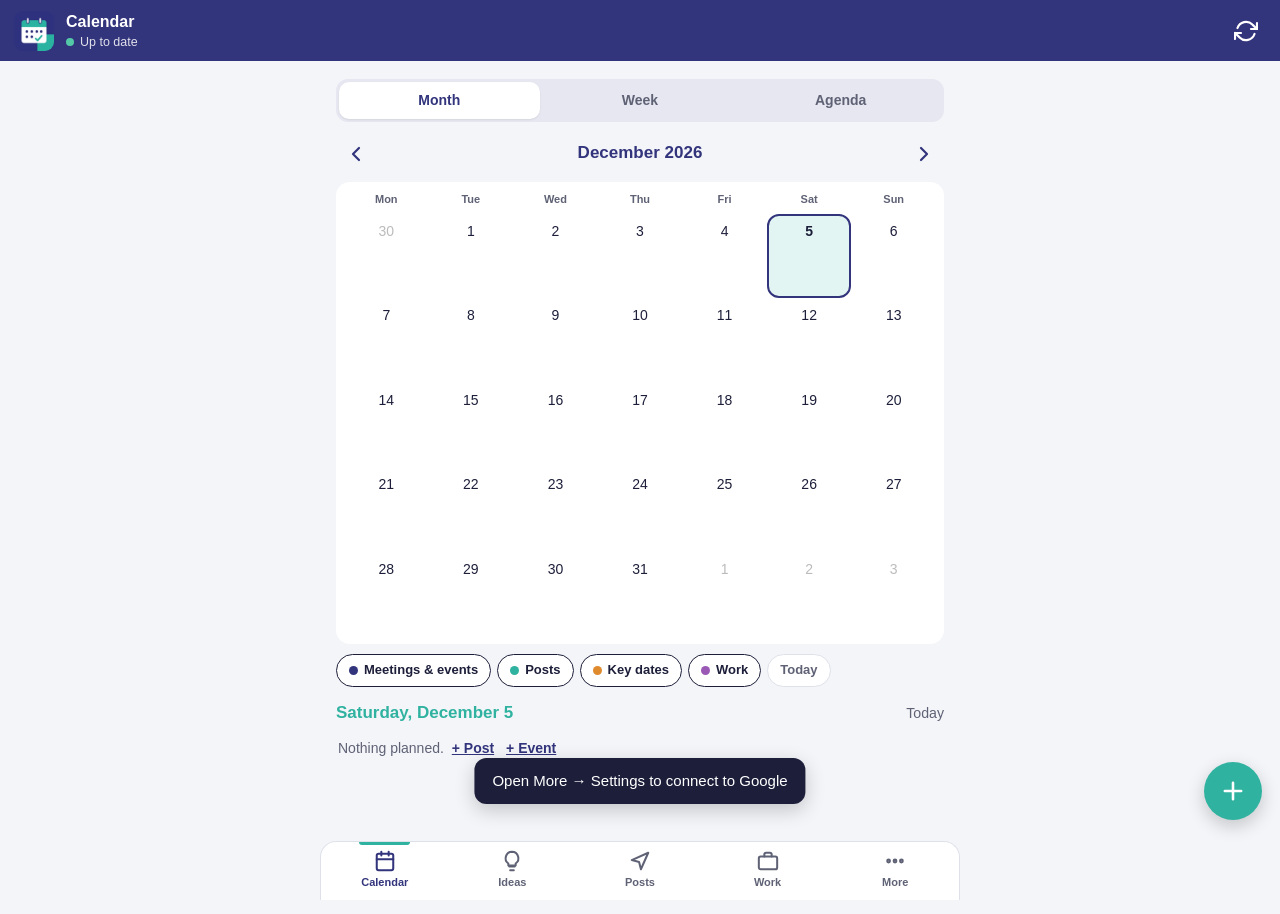
<file: index.html>
<!DOCTYPE html>
<html lang="en">
<head>
  <meta charset="utf-8">
  <meta name="viewport" content="width=device-width, initial-scale=1, viewport-fit=cover">
  <meta name="theme-color" content="#32347C">
  <meta name="apple-mobile-web-app-capable" content="yes">
  <meta name="apple-mobile-web-app-title" content="THP Calendar">
  <title>THP Ghana · Calendar</title>
  <link rel="manifest" href="manifest.webmanifest">
  <link rel="icon" href="assets/icon-192.png">
  <link rel="apple-touch-icon" href="assets/icon-192.png">
  <link rel="stylesheet" href="styles.css?v=1.1.1">
</head>
<body>

<header class="topbar">
  <button class="icon-btn" id="btnBackTop" aria-label="Back" hidden><svg viewBox="0 0 24 24"><path d="M15 18l-6-6 6-6"/></svg></button>
  <img src="assets/icon-192.png" alt="THP Calendar" class="topbar-logo app-mark">
  <div class="topbar-title">
    <strong id="topTitle">Calendar</strong>
    <span id="netStatus" class="net">Checking…</span>
  </div>
  <button class="icon-btn" id="btnSyncTop" aria-label="Sync now"><svg viewBox="0 0 24 24"><path d="M23 4v6h-6M1 20v-6h6"/><path d="M3.5 9a9 9 0 0 1 14.9-3.4L23 10M1 14l4.6 4.4A9 9 0 0 0 20.5 15"/></svg></button>
</header>

<main id="main">

  <!-- ================= CALENDAR ================= -->
  <section class="screen" id="screen-calendar" data-tab="calendar">
    <div class="seg" id="viewSeg"><button data-v="month" class="on">Month</button><button data-v="week">Week</button><button data-v="agenda">Agenda</button></div>
    <div class="cal-head" id="calHead">
      <button class="icon-btn dark" id="calPrev" aria-label="Previous"><svg viewBox="0 0 24 24"><path d="M15 18l-6-6 6-6"/></svg></button>
      <h2 id="calTitle"></h2>
      <button class="icon-btn dark" id="calNext" aria-label="Next"><svg viewBox="0 0 24 24"><path d="M9 18l6-6-6-6"/></svg></button>
    </div>
    <div class="cal-grid" id="calGrid"></div>
    <div class="toggles" id="kindToggles">
      <button data-k="event" class="on"><i class="k-event"></i>Meetings &amp; events</button>
      <button data-k="post" class="on"><i class="k-post"></i>Posts</button>
      <button data-k="key" class="on"><i class="k-key"></i>Key dates</button>
      <button data-k="work" class="on"><i class="k-req"></i>Work</button>
      <button id="btnToday">Today</button>
    </div>
    <div id="calList"></div>
    <div class="fab-menu" id="fabMenu" hidden>
      <button data-new="post">📣 New post</button>
      <button data-new="event">📅 New meeting / event</button>
      <button data-new="idea">💡 Quick idea</button>
      <button data-new="coverage">🎥 Coverage plan</button>
    </div>
    <button class="fab" id="fab" aria-label="Add"><svg viewBox="0 0 24 24"><path d="M12 5v14M5 12h14"/></svg></button>
  </section>

  <!-- ================= IDEAS ================= -->
  <section class="screen" id="screen-ideas" data-tab="ideas" hidden>
    <div class="capture" id="capture">
      <textarea id="capText" placeholder="Jot an idea… (a post, a story angle, a campaign)"></textarea>
      <div class="media-strip" id="capMedia"></div>
      <input id="capTags" type="text" placeholder="Tags, e.g. 16 Days, Farmers Day" list="tagList" style="margin-top:6px;min-height:44px;font-size:15px">
      <div class="tools">
        <label class="tool"><input type="file" accept="image/*,video/*" multiple data-media="capture" hidden><svg viewBox="0 0 24 24"><rect x="3" y="3" width="18" height="18" rx="2"/><circle cx="8.5" cy="8.5" r="1.5"/><path d="M21 15l-5-5L5 21"/></svg>Photo/video</label>
        <button type="button" class="tool rec" id="capRec"><svg viewBox="0 0 24 24"><path d="M12 1a3 3 0 0 0-3 3v8a3 3 0 0 0 6 0V4a3 3 0 0 0-3-3z"/><path d="M19 10v2a7 7 0 0 1-14 0v-2"/></svg><span>Voice</span></button>
        <button type="button" class="btn small primary send" id="capSave">Save idea</button>
      </div>
      <audio id="capAudio" controls hidden style="width:100%;margin-top:8px"></audio>
    </div>
    <div class="filters" id="ideaFilters"></div>
    <div id="ideaList"></div>
  </section>

  <!-- ================= POSTS ================= -->
  <section class="screen" id="screen-posts" data-tab="posts" hidden>
    <div class="filters" id="postFilters">
      <button data-f="upcoming" class="on">Upcoming</button><button data-f="Idea">Ideas</button><button data-f="Draft">Drafts</button>
      <button data-f="Scheduled">Scheduled</button><button data-f="Posted">Posted</button><button data-f="nodate">No date</button>
    </div>
    <div id="postList"></div>
    <button class="fab" data-new="post" aria-label="New post"><svg viewBox="0 0 24 24"><path d="M12 5v14M5 12h14"/></svg></button>
  </section>

  <!-- ================= MORE ================= -->
  <section class="screen" id="screen-more" data-tab="more" hidden>
    <div class="section-title"><h2>Key dates</h2><button class="btn small" data-new="keydate">+ Add</button></div>
    <div id="keyList" class="more-list"></div>
    <button class="link-btn" id="btnAllKeys">Show all key dates</button>
    <div class="section-title"><h2>Campaigns</h2><button class="btn small" data-new="campaign">+ Add</button></div>
    <div id="campList"></div>
    <div class="section-title"><h2>Hashtag sets</h2><button class="btn small" data-new="hashset">+ Add</button></div>
    <div id="hashList"></div>
    <div class="card" style="margin-top:18px">
      <h2>Sync</h2>
      <p class="hint" id="syncInfo"></p>
      <div class="row2"><button class="btn" id="btnSync">Sync now</button><button class="btn" id="btnSettings">Settings</button></div>
    </div>
  </section>

  <!-- ================= POST VIEW ================= -->
  <section class="screen" id="screen-post-view" hidden>
    <p class="eyebrow" id="pvEyebrow"></p>
    <h1 id="pvTitle"></h1>
    <p><span class="status" id="pvStatus"></span></p>
    <dl class="review" id="pvMeta"></dl>
    <div class="media-strip" id="pvMedia" style="margin-top:12px"></div>
    <div class="plat-tabs" id="pvPlats"></div>
    <div class="preview-cap" id="pvCaption" style="margin-top:8px"></div>
    <div class="counter" id="pvCount"></div>
    <div class="actions">
      <button class="btn primary big" id="pvShare">Share with photos/videos…</button>
      <div class="share-grid">
        <button class="btn" id="pvCopy">Copy caption</button>
        <button class="btn" id="pvOpen">Copy &amp; open app</button>
      </div>
      <div class="row2"><button class="btn" id="pvEdit">Edit</button><button class="btn approve" id="pvPosted">Mark as posted</button></div>
      <button class="btn danger" id="pvDelete">Delete post</button>
    </div>
  </section>

  <!-- ================= POST EDIT ================= -->
  <form class="screen editor" id="screen-post-edit" hidden novalidate autocomplete="off">
    <h1 id="peHeading">New post</h1>
    <label class="field req">Title <small>(for you – not posted)</small><input name="title" type="text" placeholder="e.g. 16 Days – Day 1: Ama's story"></label>
    <div class="field"><span class="label">Status</span>
      <div class="chips" data-name="status"><button type="button" data-v="Idea">Idea</button><button type="button" data-v="Draft">Draft</button><button type="button" data-v="Scheduled">Scheduled</button><button type="button" data-v="Posted">Posted</button></div>
    </div>
    <div class="row2">
      <label class="field">Date<input name="date" type="date"></label>
      <label class="field">Time<input name="time" type="time"></label>
    </div>
    <div class="field"><span class="label">Platforms</span>
      <div class="chips multi" data-name="platforms" data-multi>
        <button type="button" data-v="Facebook">Facebook</button><button type="button" data-v="Instagram">Instagram</button>
        <button type="button" data-v="LinkedIn">LinkedIn</button><button type="button" data-v="X">X</button>
        <button type="button" data-v="WhatsApp">WhatsApp</button><button type="button" data-v="TikTok">TikTok</button>
      </div>
    </div>
    <label class="field">Campaign<select name="campaignId" id="peCampaign"></select></label>
    <div class="field"><span class="label">Caption</span>
      <div class="plat-tabs" id="peCapTabs"></div>
      <textarea name="caption" id="peCaption" placeholder="Write the caption…"></textarea>
      <div class="counter" id="peCount"></div>
    </div>
    <label class="field">Hashtags<input name="hashtags" type="text" placeholder="#TheHungerProject #Ghana"></label>
    <div class="hash-sets" id="peHashSets"></div>
    <div class="field" style="margin-top:14px"><span class="label">Photos &amp; videos <small>(saved to Google Drive)</small></span>
      <div class="photo-row">
        <label class="btn"><input type="file" accept="image/*,video/*" capture="environment" data-media="post" hidden><svg viewBox="0 0 24 24"><path d="M23 19a2 2 0 0 1-2 2H3a2 2 0 0 1-2-2V8a2 2 0 0 1 2-2h4l2-3h6l2 3h4a2 2 0 0 1 2 2z"/><circle cx="12" cy="13" r="4"/></svg>Camera</label>
        <label class="btn"><input type="file" accept="image/*,video/*" multiple data-media="post" hidden><svg viewBox="0 0 24 24"><rect x="3" y="3" width="18" height="18" rx="2"/><circle cx="8.5" cy="8.5" r="1.5"/><path d="M21 15l-5-5L5 21"/></svg>Gallery</label>
      </div>
      <div class="media-strip" id="peMedia"></div>
    </div>
    <label class="field">Tags<input name="tags" type="text" list="tagList" placeholder="e.g. 16 Days, women"></label>
    <label class="field">Notes <small>(for you)</small><textarea class="short" name="notes"></textarea></label>
    <label class="field" id="pePostedWrap" hidden>Link to the published post<input name="postedLink" type="url"></label>
    <div class="actions"><button type="button" class="btn primary big" id="peSave">Save post</button></div>
  </form>

  <!-- ================= EVENT VIEW ================= -->
  <section class="screen" id="screen-event-view" hidden>
    <p class="eyebrow" id="evEyebrow">Google Calendar</p>
    <h1 id="evTitle"></h1>
    <dl class="review" id="evMeta"></dl>
    <div class="preview-cap" id="evDesc" style="margin-top:12px"></div>
    <div class="actions">
      <a class="btn" id="evOpen" target="_blank" rel="noopener">Open in Google Calendar</a>
      <button class="btn primary" id="evPlan">Plan a post about this</button>
      <button class="btn" id="evCover">🎥 Plan coverage</button>
      <div class="row2"><button class="btn" id="evEdit">Edit</button><button class="btn danger" id="evDelete">Delete</button></div>
    </div>
  </section>

  <!-- ================= EVENT EDIT ================= -->
  <form class="screen editor" id="screen-event-edit" hidden novalidate autocomplete="off">
    <h1 id="eeHeading">New meeting / event</h1>
    <p class="lead">Saved to your Google Calendar.</p>
    <label class="field req">Title<input name="title" type="text"></label>
    <label class="check toggle"><input type="checkbox" name="allDay"><span>All day</span></label>
    <div class="row2" style="margin-top:12px">
      <label class="field req">Start date<input name="startDate" type="date"></label>
      <label class="field" data-timed>Start time<input name="startTime" type="time"></label>
    </div>
    <div class="row2">
      <label class="field">End date<input name="endDate" type="date"></label>
      <label class="field" data-timed>End time<input name="endTime" type="time"></label>
    </div>
    <label class="field">Location or meeting link<input name="location" type="text" placeholder="Office, Zoom or Google Meet link"></label>
    <label class="field">Description / agenda<textarea name="description"></textarea></label>
    <div class="actions"><button type="button" class="btn primary big" id="eeSave">Save to Google Calendar</button></div>
  </form>

  <!-- ================= IDEA EDIT ================= -->
  <form class="screen editor" id="screen-idea-edit" hidden novalidate autocomplete="off">
    <h1>Idea</h1>
    <label class="field">Idea<textarea name="text"></textarea></label>
    <label class="field">Tags<input name="tags" type="text" list="tagList"></label>
    <label class="field">Link<input name="link" type="url"></label>
    <div class="field"><span class="label">Status</span>
      <div class="chips" data-name="status"><button type="button" data-v="Open">Open</button><button type="button" data-v="Used">Used</button><button type="button" data-v="Archived">Archived</button></div>
    </div>
    <div class="field"><span class="label">Photos &amp; videos</span>
      <label class="btn"><input type="file" accept="image/*,video/*" multiple data-media="idea" hidden>Add photos / videos</label>
      <div class="media-strip" id="ieMedia"></div>
    </div>
    <div id="ieVoice"></div>
    <div class="actions">
      <button type="button" class="btn primary big" id="ieSave">Save idea</button>
      <button type="button" class="btn big" id="ieToPost">Turn into a post</button>
      <button type="button" class="btn danger" id="ieDelete">Delete idea</button>
    </div>
  </form>

  <!-- ================= CAMPAIGN ================= -->
  <section class="screen" id="screen-campaign-view" hidden>
    <p class="eyebrow">Campaign</p>
    <h1 id="cvName"></h1>
    <p class="lead" id="cvDates"></p>
    <div class="progress-line"><div id="cvBar"></div></div>
    <p class="hint" id="cvProgress"></p>
    <p class="hint" id="cvHash"></p>
    <div class="card" style="margin-top:10px"><div id="cvPlanner"></div></div>
    <div class="row2"><button class="btn" id="cvEdit">Edit campaign</button><button class="btn danger" id="cvDelete">Delete</button></div>
  </section>
  <form class="screen editor" id="screen-campaign-edit" hidden novalidate autocomplete="off">
    <h1>Campaign</h1>
    <label class="field req">Name<input name="name" type="text" placeholder="e.g. 16 Days of Activism 2026"></label>
    <div class="row2"><label class="field req">Start<input name="start" type="date"></label><label class="field req">End<input name="end" type="date"></label></div>
    <label class="field">Colour<input name="color" type="color" value="#8e44ad"></label>
    <label class="field">Campaign hashtags<input name="hashtags" type="text" placeholder="#16Days #OrangeTheWorld"></label>
    <label class="field">Description / plan<textarea class="short" name="description"></textarea></label>
    <div class="actions"><button type="button" class="btn primary big" id="ceSave">Save campaign</button></div>
  </form>

  <!-- ================= KEY DATE / HASHTAG SET ================= -->
  <form class="screen editor" id="screen-keydate-edit" hidden novalidate autocomplete="off">
    <h1>Key date</h1>
    <label class="field req">Name<input name="name" type="text"></label>
    <div class="row2"><label class="field req">Date<input name="date" type="date"></label><label class="field">End date <small>(optional)</small><input name="endDate" type="date"></label></div>
    <div class="field"><span class="label">Category</span>
      <div class="chips" data-name="category"><button type="button" data-v="Ghana">Ghana</button><button type="button" data-v="International">International</button><button type="button" data-v="THP">THP</button><button type="button" data-v="Other">Other</button></div>
    </div>
    <label class="field">Note<textarea class="short" name="note"></textarea></label>
    <div class="actions">
      <button type="button" class="btn primary big" id="keSave">Save key date</button>
      <button type="button" class="btn big" id="kePlan">Plan a post for this date</button>
      <button type="button" class="btn danger" id="keDelete">Delete</button>
    </div>
  </form>
  <form class="screen editor" id="screen-hashset-edit" hidden novalidate autocomplete="off">
    <h1>Hashtag set</h1>
    <label class="field req">Name<input name="name" type="text" placeholder="e.g. Core THP"></label>
    <label class="field req">Hashtags<textarea class="short" name="tags" placeholder="#TheHungerProject #EndHunger #Ghana"></textarea></label>
    <div class="actions"><button type="button" class="btn primary big" id="heSave">Save</button><button type="button" class="btn danger" id="heDelete">Delete</button></div>
  </form>


  <!-- ================= WORK: requests + coverage ================= -->
  <section class="screen" id="screen-work" data-tab="work" hidden>
    <div class="seg two" id="workSeg"><button data-v="requests" class="on">Requests <span id="reqNewCount"></span></button><button data-v="coverage">Coverage</button></div>
    <div id="workRequests">
      <div class="card share-form">
        <b>Colleagues send requests with this form</b>
        <p class="hint" style="margin:4px 0 10px">Share the link once (WhatsApp group, email signature). No app or password needed.</p>
        <div class="row2"><button class="btn small" id="btnCopyForm">Copy link</button><button class="btn small" id="btnShareForm">Share…</button></div>
        <button class="link-btn" id="btnOpenForm">Open the form</button>
      </div>
      <div class="filters" id="reqFilters">
        <button data-f="open" class="on">To do</button><button data-f="New">New</button><button data-f="Accepted">Accepted</button>
        <button data-f="In progress">In progress</button><button data-f="Done">Done</button><button data-f="Declined">Declined</button>
      </div>
      <div id="reqList"></div>
    </div>
    <div id="workCoverage" hidden>
      <button class="btn primary big" data-new="coverage" style="margin-bottom:12px">+ New coverage plan</button>
      <div id="covList"></div>
    </div>
  </section>

  <!-- ================= REQUEST VIEW ================= -->
  <section class="screen" id="screen-request-view" hidden>
    <p class="eyebrow" id="rvEyebrow"></p>
    <h1 id="rvTitle"></h1>
    <p><span class="status" id="rvStatus"></span> <span class="status st-Changes-requested" id="rvUrgent" hidden>Urgent</span></p>
    <dl class="review" id="rvMeta"></dl>
    <div class="preview-cap" id="rvDetails" style="margin-top:12px"></div>
    <div id="rvFiles"></div>
    <div id="rvLinks" class="actions"></div>
    <div class="card" id="rvAccept" hidden style="margin-top:14px">
      <h2>Accept request</h2>
      <label class="field">My due date<input type="date" id="raDue"></label>
      <label class="check toggle"><input type="checkbox" id="raCov"><span>Create a <b>coverage plan</b> (shot list, equipment, consent)</span></label>
      <label class="check toggle" style="margin-top:8px"><input type="checkbox" id="raPost"><span>Create a <b>draft post</b> in the calendar</span></label>
      <label class="check toggle" style="margin-top:8px" id="raEvWrap"><input type="checkbox" id="raEv"><span>Add the event to my <b>Google Calendar</b></span></label>
      <label class="field" style="margin-top:12px">Message to the requester <small>(optional, goes in the email)</small><textarea class="short" id="raMsg"></textarea></label>
      <div class="row2"><button class="btn" id="raCancel">Cancel</button><button class="btn primary" id="raConfirm">Accept</button></div>
    </div>
    <div class="actions" id="rvActions"></div>
    <label class="field" style="margin-top:16px">My notes <small>(only you see these)</small><textarea class="short" id="rvNotes"></textarea></label>
    <button class="btn small" id="rvSaveNotes">Save notes</button>
  </section>

  <!-- ================= COVERAGE VIEW ================= -->
  <section class="screen" id="screen-coverage-view" hidden>
    <p class="eyebrow" id="cgEyebrow">Coverage plan</p>
    <h1 id="cgTitle"></h1>
    <p class="lead" id="cgWhen"></p>
    <div id="cgLinks" class="actions" style="margin-top:0"></div>
    <div class="section-title"><h2>Contacts on the ground</h2></div>
    <div id="cgContacts"></div>
    <div class="section-title"><h2>Before: equipment</h2><span class="hint" id="cgEqCount"></span></div>
    <div class="card checklist" id="cgEquip"></div>
    <div class="section-title"><h2>Consent forms</h2></div>
    <div class="card consent-box">
      <div class="consent-count"><button class="btn small" id="cgMinus">−</button><div><b id="cgConsent">0</b><small id="cgConsentOf"></small></div><button class="btn small" id="cgPlus">+</button></div>
      <a class="btn small" href="https://thp-consent.github.io/thp-consent/" target="_blank" rel="noopener" style="margin-top:10px;width:100%">Open the Consent app</a>
      <p class="hint">Everyone clearly visible in a photo or video needs a form – one per child.</p>
    </div>
    <div class="section-title"><h2>Shot list</h2><span class="hint" id="cgShotCount"></span></div>
    <div class="card checklist" id="cgShots"></div>
    <div class="section-title"><h2>After the event</h2></div>
    <div class="card">
      <label class="field">Highlights <small>(what happened, numbers, a quote)</small><textarea id="cgHighlights" placeholder="e.g. 120 farmers attended; the DCE launched the new seed bank…"></textarea></label>
      <p class="hint">Tap ☆ on the best photos/videos above to include them in the post.</p>
      <div class="actions">
        <button class="btn primary big" id="cgMakePost">Create draft post</button>
        <button class="btn" id="cgSaveAfter">Save highlights</button>
      </div>
    </div>
    <div class="row2" style="margin-top:14px"><button class="btn" id="cgEdit">Edit plan</button><button class="btn danger" id="cgDelete">Delete</button></div>
  </section>

  <!-- ================= COVERAGE EDIT ================= -->
  <form class="screen editor" id="screen-coverage-edit" hidden novalidate autocomplete="off">
    <h1 id="ceHeading">Coverage plan</h1>
    <label class="field req">Event / title<input name="title" type="text"></label>
    <div class="row2"><label class="field req">Date<input name="date" type="date"></label><label class="field">Time<input name="time" type="time"></label></div>
    <label class="field">Location<input name="location" type="text"></label>
    <label class="field">Contacts on the ground <small>(one per line: Name – role – phone)</small><textarea class="short" name="contacts" placeholder="Ama Mensah – programme officer – 024 123 4567"></textarea></label>
    <label class="field">Shot list <small>(one per line)</small><textarea name="shots" rows="9"></textarea></label>
    <label class="field">Equipment <small>(one per line)</small><textarea name="equipment" rows="7"></textarea></label>
    <label class="field">Consent forms needed <small>(estimate)</small><input name="consentNeeded" type="number" inputmode="numeric" min="0"></label>
    <label class="field">Notes / brief<textarea class="short" name="notes"></textarea></label>
    <label class="check toggle"><input type="checkbox" name="addEvent"><span>Also add to my <b>Google Calendar</b></span></label>
    <div class="actions"><button type="button" class="btn primary big" id="cgSave">Save plan</button></div>
  </form>

  <!-- ================= SETTINGS ================= -->
  <section class="screen" id="screen-settings" hidden>
    <h1>Settings</h1>
    <div class="card">
      <h2>Connection</h2>
      <label class="field">Upload link (Apps Script URL)<input id="setUrl" type="url" placeholder="https://script.google.com/macros/s/…/exec" autocomplete="off"></label>
      <label class="field">Key<input id="setKey" type="text" autocomplete="off" autocapitalize="off"></label>
      <button class="btn" id="btnTest">Test connection</button>
      <p class="hint" id="testMsg"></p>
    </div>
    <div class="card">
      <h2>Preferences</h2>
      <label class="field">Device name<input id="setDevice" type="text" placeholder="e.g. My phone"></label>
      <label class="field">Default time for posts<input id="setPostTime" type="time"></label>
    </div>
    <button class="btn primary big" id="btnSaveSettings">Save settings</button>
  </section>
</main>

<nav class="tabbar" id="tabbar">
  <button data-tab-go="calendar" class="on"><svg viewBox="0 0 24 24"><rect x="3" y="4" width="18" height="18" rx="2"/><path d="M16 2v4M8 2v4M3 10h18"/></svg>Calendar</button>
  <button data-tab-go="ideas"><svg viewBox="0 0 24 24"><path d="M9 18h6M10 22h4M12 2a7 7 0 0 0-4 12.7V17h8v-2.3A7 7 0 0 0 12 2z"/></svg>Ideas</button>
  <button data-tab-go="posts"><svg viewBox="0 0 24 24"><path d="M3 11l18-8-8 18-2-8-8-2z"/></svg>Posts</button>
  <button data-tab-go="work"><svg viewBox="0 0 24 24"><rect x="2" y="7" width="20" height="14" rx="2"/><path d="M16 7V5a2 2 0 0 0-2-2h-4a2 2 0 0 0-2 2v2"/></svg>Work<span class="dot" id="workDot" hidden>0</span></button>
  <button data-tab-go="more"><svg viewBox="0 0 24 24"><circle cx="5" cy="12" r="1.5"/><circle cx="12" cy="12" r="1.5"/><circle cx="19" cy="12" r="1.5"/></svg>More</button>
</nav>

<datalist id="tagList"></datalist>
<div class="toast" id="toast" hidden></div>
<script src="app.js?v=1.1.1"></script>
</body>
</html>
</file>
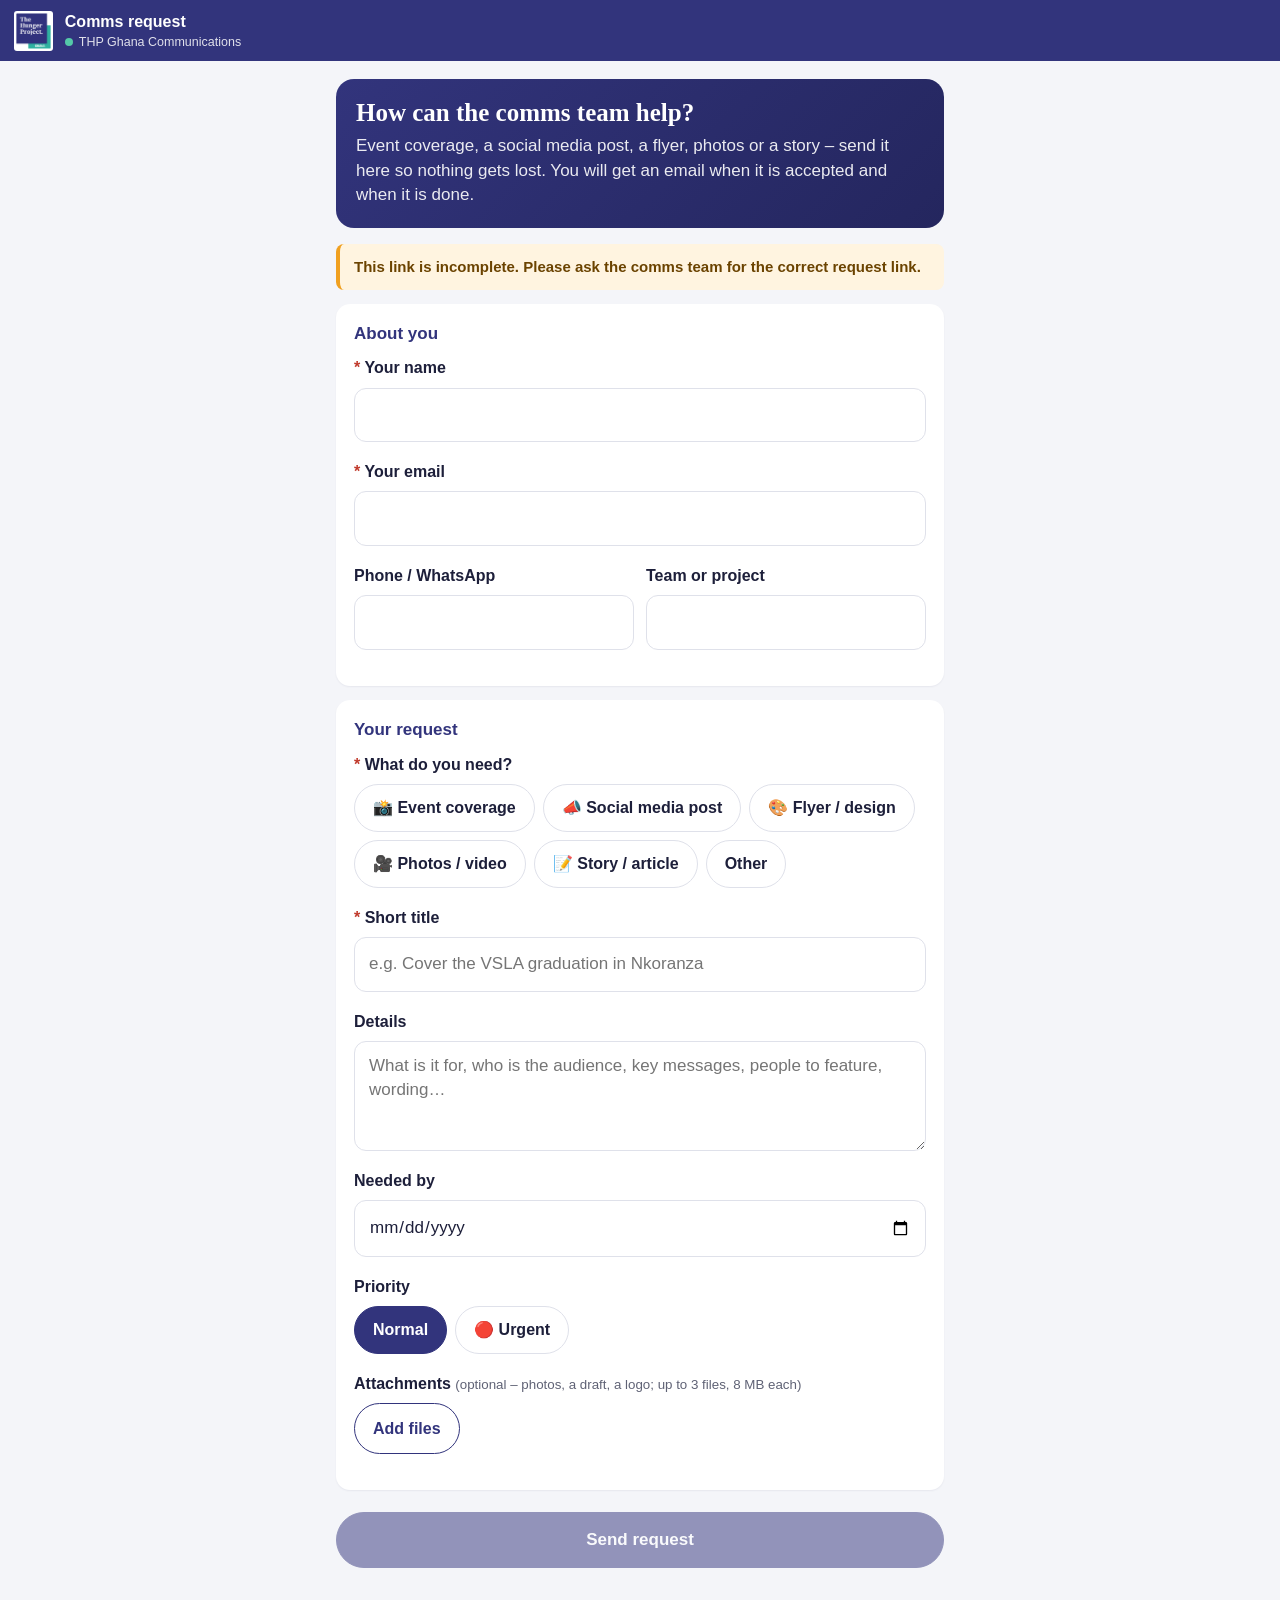
<file: request.html>
<!DOCTYPE html>
<html lang="en">
<head>
  <meta charset="utf-8">
  <meta name="viewport" content="width=device-width, initial-scale=1, viewport-fit=cover">
  <meta name="theme-color" content="#32347C">
  <title>Request support from THP Ghana Comms</title>
  <link rel="icon" href="assets/icon-192.png">
  <link rel="stylesheet" href="styles.css?v=1.1.1">
  <style>
    main { padding-bottom: 60px; }
    .intro { background: linear-gradient(135deg, var(--navy), var(--navy-dark)); color: #fff; border-radius: 18px; padding: 20px; margin-bottom: 16px; }
    .intro h1 { color: #fff; margin: 0 0 6px; font-size: 25px; }
    .intro p { margin: 0; opacity: .9; }
    .files { list-style: none; padding: 0; margin: 8px 0 0; }
    .files li { display: flex; justify-content: space-between; gap: 8px; background: #fff; border-radius: 10px; padding: 8px 12px; margin-bottom: 6px; font-size: 14px; }
  </style>
</head>
<body>
<header class="topbar">
  <img src="assets/logo.png" alt="The Hunger Project Ghana" class="topbar-logo">
  <div class="topbar-title"><strong>Comms request</strong><span class="net on">THP Ghana Communications</span></div>
</header>
<main>
  <form id="rq" novalidate autocomplete="on">
    <div class="intro">
      <h1>How can the comms team help?</h1>
      <p>Event coverage, a social media post, a flyer, photos or a story – send it here so nothing gets lost. You will get an email when it is accepted and when it is done.</p>
    </div>
    <div id="badLink" class="notice" hidden>This link is incomplete. Please ask the comms team for the correct request link.</div>

    <div class="card">
      <h2>About you</h2>
      <label class="field req">Your name<input name="fromName" type="text" autocomplete="name" autocapitalize="words"></label>
      <label class="field req">Your email<input name="fromEmail" type="email" autocomplete="email" inputmode="email"></label>
      <div class="row2">
        <label class="field">Phone / WhatsApp<input name="fromPhone" type="tel" autocomplete="tel"></label>
        <label class="field">Team or project<input name="team" type="text"></label>
      </div>
    </div>

    <div class="card">
      <h2>Your request</h2>
      <div class="field req"><span class="label">What do you need?</span>
        <div class="chips" data-name="type">
          <button type="button" data-v="Event coverage">📸 Event coverage</button>
          <button type="button" data-v="Social media post">📣 Social media post</button>
          <button type="button" data-v="Flyer / design">🎨 Flyer / design</button>
          <button type="button" data-v="Photos / video">🎥 Photos / video</button>
          <button type="button" data-v="Story / article">📝 Story / article</button>
          <button type="button" data-v="Other">Other</button>
        </div>
      </div>
      <label class="field req">Short title<input name="title" type="text" placeholder="e.g. Cover the VSLA graduation in Nkoranza"></label>
      <label class="field">Details<textarea name="details" placeholder="What is it for, who is the audience, key messages, people to feature, wording…"></textarea></label>
      <div id="eventBox" hidden>
        <div class="row2">
          <label class="field req">Event date<input name="eventDate" type="date"></label>
          <label class="field">Start time<input name="eventTime" type="time"></label>
        </div>
        <label class="field">Location<input name="location" type="text" placeholder="Community, venue"></label>
      </div>
      <label class="field">Needed by<input name="neededBy" type="date"></label>
      <div class="field"><span class="label">Priority</span>
        <div class="chips" data-name="priority"><button type="button" data-v="Normal" class="on">Normal</button><button type="button" data-v="Urgent">🔴 Urgent</button></div>
      </div>
      <div class="field"><span class="label">Attachments <small>(optional – photos, a draft, a logo; up to 3 files, 8 MB each)</small></span>
        <label class="btn"><input type="file" id="fileIn" multiple hidden>Add files</label>
        <ul class="files" id="fileList"></ul>
      </div>
    </div>

    <button type="button" class="btn primary big" id="send">Send request</button>
    <p class="hint" id="msg"></p>
  </form>

  <div id="done" hidden>
    <div class="done">
      <div class="tick"><svg viewBox="0 0 24 24"><path d="M20 6L9 17l-5-5"/></svg></div>
      <h1>Request sent</h1>
      <p class="mono" id="ref"></p>
      <p>Check your email for a confirmation. We will let you know when it is accepted.</p>
      <button class="btn big" id="another">Send another request</button>
    </div>
  </div>
</main>
<div class="toast" id="toast" hidden></div>
<script src="request.js?v=1.1.1"></script>
</body>
</html>
</file>
<file: styles.css>
:root {
  --navy: #32347C;
  --navy-dark: #24265e;
  --teal: #2FB2A0;
  --teal-soft: #e3f5f2;
  --ink: #1d1f3a;
  --muted: #5f6275;
  --line: #dfe1ea;
  --bg: #f4f5f9;
  --card: #ffffff;
  --danger: #c0392b;
  --radius: 14px;
  --safe-b: env(safe-area-inset-bottom, 0px);
}
* { box-sizing: border-box; -webkit-tap-highlight-color: transparent; }
html, body { margin: 0; }
body {
  font-family: -apple-system, BlinkMacSystemFont, "Segoe UI", Roboto, "Helvetica Neue", Arial, sans-serif;
  background: var(--bg); color: var(--ink); font-size: 17px; line-height: 1.45;
  min-height: 100vh;
}
[hidden] { display: none !important; }
svg { width: 20px; height: 20px; fill: none; stroke: currentColor; stroke-width: 2.2; stroke-linecap: round; stroke-linejoin: round; flex: none; }

/* top bar */
.topbar {
  position: sticky; top: 0; z-index: 20;
  display: flex; align-items: center; gap: 12px;
  padding: 10px 14px; padding-top: calc(10px + env(safe-area-inset-top, 0px));
  background: var(--navy); color: #fff;
}
.topbar-logo { height: 40px; width: auto; border-radius: 3px; background: #fff; padding: 2px; }
.topbar-title { flex: 1; display: flex; flex-direction: column; min-width: 0; }
.topbar-title strong { font-size: 16px; white-space: nowrap; overflow: hidden; text-overflow: ellipsis; }
.net { font-size: 12.5px; opacity: .85; display: flex; align-items: center; gap: 6px; }
.net::before { content: ""; width: 8px; height: 8px; border-radius: 50%; background: #aaa; }
.net.on::before { background: #5be3b0; }
.net.off::before { background: #ffb547; }
.icon-btn { background: none; border: 0; color: #fff; padding: 8px; border-radius: 10px; cursor: pointer; display: grid; place-items: center; }
.icon-btn svg { width: 24px; height: 24px; }
.icon-btn:active { background: rgba(255,255,255,.15); }

.progress { height: 5px; background: #d9dbe8; position: absolute; left: 0; right: 0; bottom: -5px; }
.progress-bar { height: 100%; width: 0; background: var(--teal); transition: width .3s ease; }

main { max-width: 640px; margin: 0 auto; padding: 18px 16px calc(110px + var(--safe-b)); }
.screen { animation: fade .22s ease; }
@keyframes fade { from { transform: translateY(8px); } to { transform: none; } }

h1 { font-family: Georgia, "Times New Roman", serif; color: var(--navy); font-size: 28px; line-height: 1.15; margin: 4px 0 12px; }
h2 { font-size: 17px; margin: 0 0 10px; color: var(--navy); }
.eyebrow { text-transform: uppercase; letter-spacing: .08em; font-size: 12.5px; font-weight: 700; color: var(--teal); margin: 0; }
.lead { color: var(--muted); margin: 0 0 16px; }
.hint { color: var(--muted); font-size: 14px; margin: 6px 0 0; display: block; }
.mono { font-family: ui-monospace, Menlo, monospace; font-size: 15px; color: var(--navy); background: var(--teal-soft); display: inline-block; padding: 4px 10px; border-radius: 8px; }

/* hero / cards */
.hero { background: linear-gradient(135deg, var(--navy), var(--navy-dark)); color: #fff; border-radius: 20px; padding: 24px 20px; margin-bottom: 16px; position: relative; overflow: hidden; }
.hero::after { content: ""; position: absolute; right: -22px; top: -22px; width: 58px; height: 58px; background: var(--teal); opacity: .9; }
.hero h1 { color: #fff; }
.hero p { opacity: .9; margin: 0 0 18px; position: relative; z-index: 1; max-width: 90%; }
.hero .btn { position: relative; z-index: 1; }
.card { background: var(--card); border-radius: var(--radius); padding: 18px; margin-bottom: 14px; box-shadow: 0 1px 2px rgba(20,20,60,.06); }
.card-head { display: flex; justify-content: space-between; align-items: center; }
.stats { display: grid; grid-template-columns: 1fr 1fr; gap: 10px; margin: 6px 0; }
.stats div { background: var(--bg); border-radius: 12px; padding: 12px; }
.stats b { display: block; font-size: 28px; color: var(--navy); }
.stats span { font-size: 13.5px; color: var(--muted); }
.outbox { list-style: none; margin: 12px 0 0; padding: 0; }
.outbox li { display: flex; align-items: center; gap: 10px; padding: 11px 0; border-top: 1px solid var(--line); font-size: 15px; }
.outbox li .who { flex: 1; min-width: 0; }
.outbox li .who b { display: block; white-space: nowrap; overflow: hidden; text-overflow: ellipsis; }
.outbox li .who small { color: var(--muted); }
.badge { font-size: 12px; font-weight: 700; padding: 3px 9px; border-radius: 99px; background: #fff1d6; color: #8a5a00; white-space: nowrap; }
.badge.sent { background: var(--teal-soft); color: #136b5f; }
.badge.err { background: #fde3e0; color: var(--danger); }
.outbox a { color: var(--navy); font-weight: 600; font-size: 14px; }

/* buttons */
.btn {
  display: inline-flex; align-items: center; justify-content: center; gap: 8px;
  font: inherit; font-weight: 600; font-size: 16px;
  padding: 13px 18px; border-radius: 999px; cursor: pointer;
  border: 1.5px solid var(--navy); background: #fff; color: var(--navy);
  min-height: 50px; user-select: none;
}
.btn:active { transform: scale(.98); }
.btn.primary { background: var(--navy); color: #fff; }
.hero .btn.primary { background: var(--teal); border-color: var(--teal); color: #fff; }
.btn.big { width: 100%; font-size: 17px; min-height: 56px; margin-top: 8px; }
.btn.small { min-height: 36px; padding: 6px 14px; font-size: 14px; }
.btn[disabled] { opacity: .5; }
.link-btn { background: none; border: 0; color: var(--navy); font: inherit; font-size: 15px; font-weight: 600; text-decoration: underline; padding: 10px 0; cursor: pointer; display: block; margin: 6px auto 0; }

/* form */
.field { display: block; margin: 0 0 18px; font-weight: 600; font-size: 16px; }
.field .label { display: block; margin-bottom: 8px; }
.field small { font-weight: 400; color: var(--muted); }
.req > .label::before, label.req::before, p.req::before { content: "* "; color: var(--danger); }
input[type=text], input[type=url], input[type=number], input[type=date], input[type=time] {
  display: block; width: 100%; margin-top: 8px;
  font: inherit; font-weight: 400; font-size: 17px; color: var(--ink);
  padding: 14px 14px; border: 1.5px solid var(--line); border-radius: 12px; background: #fff;
  min-height: 52px; appearance: none; -webkit-appearance: none;
}
.field .label + input { margin-top: 0; }
input:focus { outline: none; border-color: var(--teal); box-shadow: 0 0 0 3px rgba(47,178,160,.2); }
.invalid input, input.invalid, .invalid .chips button, .invalid .sig canvas { border-color: var(--danger) !important; }
.err-msg { color: var(--danger); font-size: 14px; font-weight: 600; margin-top: 6px; }
.row2 { display: grid; grid-template-columns: 1fr 1fr; gap: 12px; }
.q { font-weight: 600; margin: 10px 0 10px; }

.examples { margin: 0 0 16px; }
.examples img { width: 100%; border-radius: 12px; display: block; }
.examples figcaption { font-size: 13px; color: var(--muted); margin-top: 6px; text-align: center; }

.checks { display: grid; gap: 10px; }
.check { display: flex; gap: 14px; align-items: flex-start; background: #fff; border: 1.5px solid var(--line); border-radius: 12px; padding: 14px; font-weight: 400; cursor: pointer; transition: border-color .15s, background .15s; }
.check input { appearance: none; -webkit-appearance: none; width: 26px; height: 26px; border: 2px solid var(--navy); border-radius: 7px; flex: none; margin: 0; display: grid; place-items: center; background: #fff; }
.check input:checked { background: var(--teal); border-color: var(--teal); }
.check input:checked::after { content: ""; width: 7px; height: 13px; border: solid #fff; border-width: 0 3px 3px 0; transform: translateY(-2px) rotate(45deg); }
.check:has(input:checked) { border-color: var(--teal); background: var(--teal-soft); }
.invalid .check:not(:has(input:checked)) { border-color: var(--danger); }

.chips { display: flex; flex-wrap: wrap; gap: 8px; }
.chips button { font: inherit; font-size: 16px; padding: 11px 18px; border-radius: 999px; border: 1.5px solid var(--line); background: #fff; color: var(--ink); cursor: pointer; min-height: 48px; }
.chips button.on { background: var(--navy); border-color: var(--navy); color: #fff; }
.chips + input { margin-top: 10px; }

.notice { background: #fff4e0; border-left: 4px solid #f0a020; padding: 12px 14px; border-radius: 8px; font-weight: 700; font-size: 15px; margin-bottom: 14px; color: #6b4300; }

/* signature */
.sig { position: relative; }
.sig canvas { display: block; width: 100%; height: 210px; background: #fff; border: 1.5px dashed #a9acc4; border-radius: 12px; touch-action: none; cursor: crosshair; }
.sig.signed canvas { border-style: solid; border-color: var(--teal); }
.sig .baseline { position: absolute; left: 22px; right: 22px; bottom: 52px; border-bottom: 1.5px solid #c9cbd9; pointer-events: none; }
.sig .x { position: absolute; left: 22px; bottom: 56px; color: #a9acc4; font-size: 22px; pointer-events: none; }
.sig .placeholder { position: absolute; inset: 0; display: grid; place-items: center; color: #a9acc4; font-weight: 500; pointer-events: none; font-size: 15px; padding-bottom: 60px; }
.sig.signed .placeholder { display: none; }
.sig .clear { position: absolute; top: 8px; right: 8px; background: #fff; border: 1px solid var(--line); border-radius: 99px; padding: 6px 12px; font: inherit; font-size: 13px; font-weight: 600; color: var(--muted); cursor: pointer; }

.photo-row { display: grid; grid-template-columns: 1fr 1fr; gap: 10px; }
.photo-row .btn { font-size: 15px; padding: 12px 8px; }
.photo-preview { margin-top: 12px; text-align: center; }
.photo-preview img { max-width: 100%; max-height: 320px; border-radius: 12px; display: block; margin: 0 auto; }

/* review */
.review { background: #fff; border-radius: var(--radius); padding: 6px 16px; margin: 0; }
.review div { display: grid; grid-template-columns: 42% 1fr; gap: 10px; padding: 11px 0; border-bottom: 1px solid var(--line); font-size: 15.5px; }
.review div:last-child { border-bottom: 0; }
.review dt { color: var(--muted); }
.review dd { margin: 0; font-weight: 600; word-break: break-word; }
.review img { max-width: 100%; max-height: 90px; background: #fafafa; border-radius: 6px; }

/* step nav */
.stepnav {
  position: fixed; left: 0; right: 0; bottom: 0; z-index: 30;
  display: grid; grid-template-columns: 1fr 1fr; gap: 12px;
  padding: 12px 16px calc(12px + var(--safe-b));
  background: rgba(244,245,249,.94); backdrop-filter: blur(8px); border-top: 1px solid var(--line);
}
.stepnav .btn { width: 100%; }
@media (min-width: 680px) { .stepnav { left: 50%; transform: translateX(-50%); max-width: 640px; border: 0; } }

/* done */
.done { text-align: center; padding-top: 30px; }
.tick { width: 84px; height: 84px; margin: 0 auto 10px; border-radius: 50%; background: var(--teal); display: grid; place-items: center; color: #fff; animation: pop .35s ease; }
.tick svg { width: 44px; height: 44px; stroke-width: 3; }
@keyframes pop { from { transform: scale(.4); } to { transform: scale(1); } }
.done p { color: var(--muted); }

.toast { position: fixed; left: 50%; bottom: calc(96px + var(--safe-b)); transform: translateX(-50%); background: var(--ink); color: #fff; padding: 12px 18px; border-radius: 12px; font-size: 15px; z-index: 50; max-width: 90vw; box-shadow: 0 6px 20px rgba(0,0,0,.2); }

/* ---------- v1.1 additions ---------- */
.stats.three { grid-template-columns: 1fr 1fr 1fr; }
.stats.three b { font-size: 24px; }
#pdfSearch { margin-top: 0; }
.pdflist { margin-top: 0; }
.pdflist li { flex-direction: column; align-items: stretch; gap: 8px; }
.pdflist li:first-child { border-top: 0; padding-top: 0; }
.pdflist .who { width: 100%; }
.pdf-actions { display: flex; gap: 8px; align-items: center; }
.pdf-actions .btn { flex: 1; }
.icon-del { background: none; border: 1px solid var(--line); color: var(--danger); border-radius: 99px; width: 36px; height: 36px; font-size: 14px; cursor: pointer; }
.check.toggle { margin-top: 4px; }
.done-pdf { background: #fff; border-radius: var(--radius); padding: 14px; margin: 14px 0 6px; text-align: left; }
.done-pdf span { display: block; font-weight: 600; color: var(--navy); margin-bottom: 10px; }
.done-pdf .btn { width: 100%; }
.noscroll { overflow: hidden; }

/* expand button on inline pads */
.sig .expand { position: absolute; top: 8px; left: 8px; display: inline-flex; align-items: center; gap: 5px; background: #fff; border: 1px solid var(--line); border-radius: 99px; padding: 6px 12px; font: inherit; font-size: 13px; font-weight: 600; color: var(--navy); cursor: pointer; }
.sig .expand svg { width: 14px; height: 14px; }

/* full-screen signing */
.sigfull { position: fixed; inset: 0; z-index: 100; background: #fff; display: flex; flex-direction: column; padding: env(safe-area-inset-top, 0) env(safe-area-inset-right, 0) env(safe-area-inset-bottom, 0) env(safe-area-inset-left, 0); }
.sigfull-bar { display: flex; align-items: center; justify-content: space-between; gap: 10px; padding: 10px 14px; background: var(--navy); color: #fff; }
.sigfull-bar strong { font-size: 16px; white-space: nowrap; overflow: hidden; text-overflow: ellipsis; }
.sigfull-actions { display: flex; gap: 8px; flex: none; }
.sigfull-actions .btn { border-color: #fff; }
.sigfull-actions .btn.primary { background: var(--teal); border-color: var(--teal); }
.sigfull-pad { flex: 1; margin: 12px; min-height: 0; }
.sigfull-pad canvas { height: 100% !important; border-radius: 16px; }
.sigfull-pad .baseline { bottom: 22%; left: 40px; right: 40px; }
.sigfull-pad .x { bottom: calc(22% + 6px); left: 40px; font-size: 30px; }
.sigfull-pad .placeholder { font-size: 22px; padding-bottom: 0; }
.sigfull-hint { text-align: center; color: var(--muted); font-size: 13px; margin: 0 0 10px; }
@media (orientation: landscape) { .sigfull-hint { display: none; } }

/* ---------- v1.2: group sessions ---------- */
.hero .btn.ghost { background: transparent; color: #fff; border-color: rgba(255,255,255,.7); position: relative; z-index: 1; }
.session-banner { border-left: 5px solid var(--teal); }
.session-banner h2 { font-size: 19px; margin: 2px 0 2px; }
.session-banner .row2 { margin-top: 12px; }
.session-banner .btn { width: 100%; }
.session-bar { display: flex; align-items: center; justify-content: space-between; gap: 10px; background: var(--teal-soft); color: #136b5f; border-radius: 12px; padding: 8px 12px; margin-bottom: 12px; font-size: 14px; }
.session-bar .sb-name { display: flex; align-items: center; gap: 6px; flex: 1; min-width: 0; }
.session-bar .sb-name b { overflow: hidden; text-overflow: ellipsis; white-space: nowrap; }
.session-bar .sb-num { background: #fff; border-radius: 99px; padding: 2px 10px; font-weight: 600; white-space: nowrap; }
.session-bar .link-btn { white-space: nowrap; }
.session-bar svg { width: 16px; height: 16px; }
.link-btn.inline { display: inline; margin: 0; padding: 0 4px; font-size: 14px; }
.session-summary { background: #fff; border-left: 4px solid var(--navy); border-radius: 10px; padding: 12px 14px; margin-bottom: 14px; font-size: 16px; }
.session-summary small { color: var(--muted); }

/* ================= Media Hub additions ================= */
main { padding-bottom: calc(150px + var(--safe-b)); }
.tabbar { position: fixed; left: 0; right: 0; bottom: 0; z-index: 25; display: grid; grid-template-columns: repeat(4, 1fr);
  background: #fff; border-top: 1px solid var(--line); padding-bottom: var(--safe-b); }
.tabbar button { background: none; border: 0; font: inherit; font-size: 12px; font-weight: 600; color: var(--muted); padding: 8px 0 9px; display: flex; flex-direction: column; align-items: center; gap: 3px; cursor: pointer; position: relative; }
.tabbar button svg { width: 23px; height: 23px; }
.tabbar button.on { color: var(--navy); }
.tabbar button.on::before { content: ""; position: absolute; top: 0; left: 30%; right: 30%; height: 3px; border-radius: 0 0 3px 3px; background: var(--teal); }
.tabbar .dot { position: absolute; top: 5px; left: 56%; background: var(--danger); color: #fff; font-size: 10px; min-width: 17px; height: 17px; border-radius: 99px; display: grid; place-items: center; padding: 0 4px; }
body.in-wizard .tabbar { display: none; }
@media (min-width: 680px) { .tabbar { left: 50%; transform: translateX(-50%); max-width: 640px; border: 1px solid var(--line); border-bottom: 0; border-radius: 16px 16px 0 0; } }

.quick { display: grid; grid-template-columns: 1fr 1fr 1fr; gap: 10px; margin-bottom: 14px; }
.quick button { background: #fff; border: 0; border-radius: 16px; padding: 16px 8px; font: inherit; font-weight: 700; font-size: 14px; color: var(--navy); display: flex; flex-direction: column; align-items: center; gap: 8px; cursor: pointer; box-shadow: 0 1px 2px rgba(20,20,60,.06); }
.quick button .ic { width: 46px; height: 46px; border-radius: 14px; display: grid; place-items: center; color: #fff; }
.quick button .ic svg { width: 24px; height: 24px; }
.ic.story { background: var(--navy); } .ic.report { background: var(--teal); } .ic.content { background: #e08a2e; }

.list { list-style: none; margin: 0; padding: 0; }
.list li { display: flex; gap: 12px; align-items: center; padding: 12px 0; border-top: 1px solid var(--line); cursor: pointer; }
.list li:first-child { border-top: 0; }
.list li .main { flex: 1; min-width: 0; }
.list li .main b { display: block; white-space: nowrap; overflow: hidden; text-overflow: ellipsis; }
.list li .main small { color: var(--muted); display: block; }
.list li.empty { cursor: default; color: var(--muted); font-size: 15px; }
.list a { color: var(--navy); font-weight: 600; font-size: 14px; }

.status { font-size: 12px; font-weight: 700; padding: 3px 9px; border-radius: 99px; white-space: nowrap; }
.st-Idea { background: #eef0f6; color: #555a7a; }
.st-Draft { background: #e6effc; color: #2a5bb3; }
.st-In-review { background: #fff1d6; color: #8a5a00; }
.st-Changes-requested { background: #fde3e0; color: var(--danger); }
.st-Approved { background: var(--teal-soft); color: #136b5f; }
.st-Published { background: #32347C; color: #fff; }
.st-Waiting { background: #fff1d6; color: #8a5a00; } .st-Uploaded { background: var(--teal-soft); color: #136b5f; } .st-Retry { background: #fde3e0; color: var(--danger); }

textarea { display: block; width: 100%; margin-top: 8px; font: inherit; font-weight: 400; font-size: 17px; color: var(--ink);
  padding: 12px 14px; border: 1.5px solid var(--line); border-radius: 12px; background: #fff; min-height: 110px; resize: vertical; line-height: 1.45; }
textarea:focus { outline: none; border-color: var(--teal); box-shadow: 0 0 0 3px rgba(47,178,160,.2); }
textarea.short { min-height: 70px; }
.qtip { font-weight: 400; color: var(--muted); font-size: 14px; display: block; margin-top: 2px; }
.qnum { display: inline-grid; place-items: center; width: 26px; height: 26px; border-radius: 50%; background: var(--navy); color: #fff; font-size: 13px; margin-right: 6px; }
select { display: block; width: 100%; margin-top: 8px; font: inherit; font-size: 17px; padding: 13px 14px; border: 1.5px solid var(--line); border-radius: 12px; background: #fff; min-height: 52px; }

.chips.multi button.on { background: var(--teal); border-color: var(--teal); }

/* consent picker */
.picker-results { list-style: none; margin: 6px 0 0; padding: 0; background: #fff; border: 1.5px solid var(--line); border-radius: 12px; max-height: 260px; overflow: auto; }
.picker-results li { padding: 11px 14px; border-top: 1px solid var(--line); cursor: pointer; font-weight: 400; }
.picker-results li:first-child { border-top: 0; }
.picker-results li small { color: var(--muted); }
.picked { display: flex; align-items: center; gap: 10px; background: #fff; border: 1.5px solid var(--teal); border-radius: 12px; padding: 12px 14px; font-weight: 400; }
.picked .main { flex: 1; min-width: 0; }
.picked.warn { border-color: #f0a020; background: #fff8ea; }
.picked.bad { border-color: var(--danger); background: #fdf0ee; }
.cbadge { font-size: 12px; font-weight: 700; padding: 3px 9px; border-radius: 99px; }
.cbadge.ok { background: var(--teal-soft); color: #136b5f; } .cbadge.no { background: #fde3e0; color: var(--danger); } .cbadge.wait { background: #fff1d6; color: #8a5a00; }

/* audio recorder */
.recorder { background: #fff; border-radius: 16px; padding: 18px; text-align: center; }
.rec-btn { width: 92px; height: 92px; border-radius: 50%; border: 0; background: var(--danger); color: #fff; display: grid; place-items: center; margin: 6px auto 10px; cursor: pointer; box-shadow: 0 6px 18px rgba(192,57,43,.3); }
.rec-btn svg { width: 38px; height: 38px; }
.rec-btn.recording { animation: pulse 1.4s infinite; background: #9e2a1f; }
@keyframes pulse { 0% { box-shadow: 0 0 0 0 rgba(192,57,43,.5); } 70% { box-shadow: 0 0 0 18px rgba(192,57,43,0); } 100% { box-shadow: 0 0 0 0 rgba(192,57,43,0); } }
.rec-time { font-family: ui-monospace, Menlo, monospace; font-size: 30px; color: var(--navy); }
.recorder audio { width: 100%; margin-top: 10px; }

/* photo list */
.photos { display: grid; gap: 12px; margin-top: 10px; }
.photo-item { display: grid; grid-template-columns: 96px 1fr auto; gap: 10px; align-items: center; background: #fff; border-radius: 12px; padding: 8px; }
.photo-item img { width: 96px; height: 72px; object-fit: cover; border-radius: 8px; }
.photo-item input { margin-top: 0; min-height: 44px; font-size: 15px; padding: 10px; }

.att-grid { display: grid; grid-template-columns: repeat(4, 1fr); gap: 8px; }
.att-grid label { font-size: 13px; text-align: center; }
.att-grid input { text-align: center; padding: 12px 4px; }
.total { text-align: center; font-weight: 700; color: var(--navy); margin-top: 10px; font-size: 18px; }

/* calendar */
.cal-head { display: flex; align-items: center; justify-content: space-between; margin-bottom: 8px; }
.cal-head h2 { margin: 0; }
.cal-grid { display: grid; grid-template-columns: repeat(7, 1fr); gap: 4px; background: #fff; border-radius: 14px; padding: 10px; }
.cal-grid .dow { font-size: 11px; font-weight: 700; color: var(--muted); text-align: center; padding-bottom: 4px; }
.cal-grid .day { aspect-ratio: 1; border-radius: 10px; border: 0; background: none; font: inherit; font-size: 14px; display: flex; flex-direction: column; align-items: center; justify-content: flex-start; padding-top: 5px; gap: 3px; cursor: pointer; color: var(--ink); }
.cal-grid .day.other { color: #bbb; }
.cal-grid .day.today { background: var(--teal-soft); font-weight: 700; }
.cal-grid .day.sel { outline: 2px solid var(--navy); }
.cal-grid .dots { display: flex; gap: 2px; flex-wrap: wrap; justify-content: center; max-width: 90%; }
.cal-grid .dots i { width: 6px; height: 6px; border-radius: 50%; display: block; background: #999; }
.dots i.d-Idea { background: #9ba0bd; } .dots i.d-Draft { background: #2a5bb3; } .dots i.d-In-review { background: #f0a020; }
.dots i.d-Changes-requested { background: var(--danger); } .dots i.d-Approved { background: var(--teal); } .dots i.d-Published { background: var(--navy); }
.filters { display: flex; gap: 8px; overflow-x: auto; margin: 12px 0; padding-bottom: 2px; }
.filters button { flex: none; font: inherit; font-size: 14px; font-weight: 600; padding: 8px 14px; border-radius: 99px; border: 1.5px solid var(--line); background: #fff; color: var(--ink); cursor: pointer; }
.filters button.on { background: var(--navy); color: #fff; border-color: var(--navy); }

.comments { list-style: none; margin: 0; padding: 0; }
.comments li { background: #fff; border-radius: 12px; padding: 10px 12px; margin-bottom: 8px; font-size: 15px; }
.comments li small { color: var(--muted); display: block; margin-bottom: 3px; }
.comments li.approve { border-left: 4px solid var(--teal); } .comments li.changes { border-left: 4px solid var(--danger); }
.detail dl { margin: 0; }
.detail .body { white-space: pre-wrap; background: #fff; border-radius: 12px; padding: 12px 14px; font-size: 16px; }
.actions { display: grid; gap: 10px; margin-top: 14px; }
.btn.approve { background: var(--teal); border-color: var(--teal); color: #fff; }
.btn.danger { border-color: var(--danger); color: var(--danger); }
.fab { position: fixed; right: 18px; bottom: calc(80px + var(--safe-b)); z-index: 24; width: 58px; height: 58px; border-radius: 50%; border: 0; background: var(--teal); color: #fff; display: grid; place-items: center; box-shadow: 0 6px 18px rgba(0,0,0,.2); cursor: pointer; }
.fab svg { width: 28px; height: 28px; }
body.in-wizard .fab { display: none; }
.section-title { display: flex; justify-content: space-between; align-items: baseline; margin: 18px 0 8px; }
.section-title h2 { margin: 0; }
.pill-count { background: var(--danger); color: #fff; border-radius: 99px; padding: 1px 8px; font-size: 13px; margin-left: 6px; }
.icon-btn.dark { color: var(--navy); }
.icon-btn.dark:active { background: rgba(50,52,124,.1); }
.field > input + input { margin-top: 8px; }

/* ================= THP Calendar additions ================= */
.seg { display: grid; grid-template-columns: repeat(3, 1fr); background: #e6e7f0; border-radius: 12px; padding: 3px; margin-bottom: 12px; }
.seg button { border: 0; background: none; font: inherit; font-weight: 600; font-size: 14px; padding: 8px; border-radius: 10px; color: var(--muted); cursor: pointer; }
.seg button.on { background: #fff; color: var(--navy); box-shadow: 0 1px 2px rgba(0,0,0,.08); }
.toggles { display: flex; gap: 6px; flex-wrap: wrap; margin: 10px 0; }
.toggles button { font: inherit; font-size: 13px; font-weight: 600; padding: 6px 12px; border-radius: 99px; border: 1.5px solid var(--line); background: #fff; color: var(--muted); cursor: pointer; display: inline-flex; align-items: center; gap: 6px; }
.toggles button i { width: 9px; height: 9px; border-radius: 50%; display: block; }
.toggles button.on { color: var(--ink); border-color: var(--ink); }
.k-event { background: var(--navy); } .k-post { background: var(--teal); } .k-key { background: #e08a2e; } .k-idea { background: #9b59b6; }
.cal-grid .day { position: relative; overflow: hidden; }
.cal-grid .day .camp { position: absolute; left: 0; right: 0; bottom: 0; height: 4px; }
.dots i.k-event { background: var(--navy); } .dots i.k-key { background: #e08a2e; }
.dots i.p-Idea { background: #9ba0bd; } .dots i.p-Draft { background: #2a5bb3; } .dots i.p-Scheduled { background: var(--teal); } .dots i.p-Posted { background: #136b5f; }
.st-Scheduled { background: var(--teal-soft); color: #136b5f; } .st-Posted { background: #136b5f; color: #fff; }
.st-Open { background: #f2e8f7; color: #7d3c98; } .st-Used { background: var(--teal-soft); color: #136b5f; } .st-Archived { background: #eee; color: #777; }

.agenda-day { margin: 14px 0 6px; font-weight: 700; color: var(--navy); display: flex; justify-content: space-between; align-items: baseline; }
.agenda-day small { color: var(--muted); font-weight: 500; }
.agenda-day.today { color: var(--teal); }
.item { display: flex; gap: 10px; align-items: center; background: #fff; border-radius: 12px; padding: 10px 12px; margin-bottom: 6px; cursor: pointer; border-left: 4px solid var(--line); }
.item.t-event { border-left-color: var(--navy); } .item.t-post { border-left-color: var(--teal); } .item.t-key { border-left-color: #e08a2e; background: #fff8ef; }
.item .time { font-size: 13px; font-weight: 700; color: var(--muted); width: 46px; flex: none; }
.item .main { flex: 1; min-width: 0; }
.item .main b { display: block; font-size: 15px; white-space: nowrap; overflow: hidden; text-overflow: ellipsis; }
.item .main small { color: var(--muted); font-size: 13px; display: block; white-space: nowrap; overflow: hidden; text-overflow: ellipsis; }
.item .thumb { width: 44px; height: 44px; border-radius: 8px; object-fit: cover; flex: none; background: #eee; }
.empty-note { color: var(--muted); font-size: 14px; padding: 6px 2px; }
.camp-banner { border-radius: 12px; padding: 10px 12px; color: #fff; margin-bottom: 8px; font-weight: 600; font-size: 14px; cursor: pointer; }

.fab-menu { position: fixed; right: 18px; bottom: calc(146px + var(--safe-b)); z-index: 26; display: grid; gap: 8px; justify-items: end; }
.fab-menu button { display: inline-flex; align-items: center; gap: 8px; background: #fff; border: 0; border-radius: 99px; padding: 10px 16px; font: inherit; font-weight: 600; box-shadow: 0 4px 14px rgba(0,0,0,.18); cursor: pointer; color: var(--navy); }
.fab.open { transform: rotate(45deg); }
.fab { transition: transform .2s; }

.capture { background: #fff; border-radius: 16px; padding: 12px; margin-bottom: 14px; }
.capture textarea { margin-top: 0; min-height: 80px; }
.capture .tools { display: flex; gap: 8px; align-items: center; margin-top: 8px; flex-wrap: wrap; }
.tool { display: inline-flex; align-items: center; gap: 6px; border: 1.5px solid var(--line); background: #fff; border-radius: 99px; padding: 8px 12px; font: inherit; font-size: 14px; font-weight: 600; color: var(--navy); cursor: pointer; }
.tool svg { width: 18px; height: 18px; }
.tool.rec { border-color: var(--danger); color: var(--danger); }
.tool.rec.on { background: var(--danger); color: #fff; }
.capture .send { margin-left: auto; }
.idea-card { background: #fff; border-radius: 14px; padding: 12px 14px; margin-bottom: 10px; }
.idea-card p { margin: 0 0 8px; white-space: pre-wrap; }
.idea-card .meta { display: flex; gap: 6px; flex-wrap: wrap; align-items: center; font-size: 13px; color: var(--muted); }
.tag { background: #f2e8f7; color: #7d3c98; border-radius: 99px; padding: 2px 9px; font-size: 12px; font-weight: 600; }
.idea-card .acts { display: flex; gap: 8px; margin-top: 10px; }
.media-strip { display: flex; gap: 6px; overflow-x: auto; margin: 6px 0; }
.media-strip .m { position: relative; flex: none; }
.media-strip img, .media-strip .vid { width: 84px; height: 84px; object-fit: cover; border-radius: 10px; background: #222; display: block; }
.media-strip .badge-v { position: absolute; left: 4px; bottom: 4px; background: rgba(0,0,0,.65); color: #fff; font-size: 11px; padding: 1px 6px; border-radius: 6px; }
.media-strip .up { position: absolute; right: 4px; top: 4px; background: rgba(255,255,255,.9); font-size: 10px; padding: 1px 5px; border-radius: 6px; color: #8a5a00; font-weight: 700; }
.media-strip .x { position: absolute; right: -4px; top: -4px; width: 24px; height: 24px; border-radius: 50%; border: 0; background: var(--danger); color: #fff; font-size: 12px; cursor: pointer; }

.counter { font-size: 12px; color: var(--muted); text-align: right; margin-top: 4px; }
.counter .over { color: var(--danger); font-weight: 700; }
.plat-tabs { display: flex; gap: 6px; overflow-x: auto; margin-top: 10px; }
.plat-tabs button { flex: none; font: inherit; font-size: 13px; font-weight: 600; padding: 6px 12px; border-radius: 99px; border: 1.5px solid var(--line); background: #fff; cursor: pointer; }
.plat-tabs button.on { background: var(--navy); color: #fff; border-color: var(--navy); }
.hash-sets { display: flex; gap: 6px; flex-wrap: wrap; margin-top: 8px; }
.hash-sets button { font: inherit; font-size: 13px; padding: 5px 10px; border-radius: 99px; border: 1px dashed var(--teal); background: var(--teal-soft); color: #136b5f; cursor: pointer; }
.share-grid { display: grid; grid-template-columns: 1fr 1fr; gap: 8px; }
.share-grid .btn { min-height: 46px; font-size: 15px; }
.preview-cap { white-space: pre-wrap; background: #fff; border-radius: 12px; padding: 12px 14px; font-size: 15.5px; }
.planner-day { display: flex; gap: 10px; align-items: flex-start; padding: 10px 0; border-top: 1px solid var(--line); }
.planner-day:first-child { border-top: 0; }
.planner-day .d { width: 58px; flex: none; font-weight: 700; color: var(--navy); font-size: 14px; }
.planner-day .d small { display: block; color: var(--muted); font-weight: 500; }
.planner-day .posts { flex: 1; min-width: 0; }
.planner-day .gap { color: var(--danger); font-size: 13px; font-weight: 600; background: none; border: 1px dashed var(--danger); border-radius: 10px; padding: 6px 10px; cursor: pointer; font-family: inherit; }
.progress-line { height: 8px; background: #e6e7f0; border-radius: 99px; overflow: hidden; margin: 6px 0 2px; }
.progress-line div { height: 100%; background: var(--teal); }
.countdown { font-size: 12px; font-weight: 700; color: #b36b16; white-space: nowrap; }
.more-list .item { border-left-color: var(--teal); }
.sync-pill { font-size: 12px; color: var(--muted); }
.upbar { height: 4px; background: #e6e7f0; border-radius: 99px; overflow: hidden; margin-top: 6px; }
.upbar div { height: 100%; background: var(--teal); width: 0; transition: width .3s; }
input[type=color] { width: 60px; height: 44px; border: 1.5px solid var(--line); border-radius: 10px; padding: 2px; background: #fff; margin-top: 8px; }
.icon-btn.spin svg { animation: spin 1s linear infinite; }
@keyframes spin { to { transform: rotate(360deg); } }
a.btn { text-decoration: none; }
.topbar-logo.app-mark { padding: 0; background: none; border-radius: 9px; }

/* ---------- v1.1: work (requests + coverage) ---------- */
.tabbar { grid-template-columns: repeat(5, 1fr); }
.tabbar button { font-size: 11px; }
.seg.two { grid-template-columns: 1fr 1fr; }
.seg button span { background: var(--danger); color: #fff; border-radius: 99px; padding: 0 7px; font-size: 12px; margin-left: 4px; }
.seg button span:empty { display: none; }
.share-form { border-left: 5px solid var(--teal); }
.k-req, .dots i.k-req { background: #9b59b6; } .dots i.k-cov { background: #d35400; }
.item.t-req { border-left-color: #9b59b6; } .item.t-cov { border-left-color: #d35400; }
.st-New { background: #fde3e0; color: var(--danger); } .st-Accepted { background: #e6effc; color: #2a5bb3; }
.st-In-progress { background: #fff1d6; color: #8a5a00; } .st-Done { background: var(--teal-soft); color: #136b5f; } .st-Declined { background: #eee; color: #777; }
.st-Planned { background: #e6effc; color: #2a5bb3; } .st-Covered { background: var(--teal-soft); color: #136b5f; }
.req-card { background: #fff; border-radius: 14px; padding: 12px 14px; margin-bottom: 8px; cursor: pointer; border-left: 4px solid #9b59b6; }
.req-card.urgent { border-left-color: var(--danger); }
.req-card b { display: block; }
.req-card small { color: var(--muted); display: block; }
.req-card .row { display: flex; justify-content: space-between; align-items: center; gap: 8px; margin-top: 6px; }
.checklist .ck { display: flex; gap: 12px; align-items: flex-start; padding: 10px 0; border-top: 1px solid var(--line); }
.checklist .ck:first-child { border-top: 0; padding-top: 0; }
.checklist .box { width: 26px; height: 26px; border-radius: 7px; border: 2px solid var(--navy); flex: none; display: grid; place-items: center; background: #fff; cursor: pointer; font-weight: 700; color: #fff; }
.checklist .ck.done .box { background: var(--teal); border-color: var(--teal); }
.checklist .ck.done .txt { text-decoration: line-through; color: var(--muted); }
.checklist .txt { flex: 1; min-width: 0; padding-top: 2px; }
.checklist .addm { flex: none; font-size: 13px; font-weight: 600; color: var(--navy); border: 1.5px solid var(--line); border-radius: 99px; padding: 4px 10px; cursor: pointer; background: #fff; }
.checklist .media-strip { margin: 6px 0 0; }
.media-strip .star { position: absolute; left: 4px; top: 4px; width: 26px; height: 26px; border-radius: 50%; border: 0; background: rgba(255,255,255,.92); color: #b36b16; font-size: 15px; cursor: pointer; line-height: 26px; padding: 0; }
.consent-count { display: flex; align-items: center; justify-content: space-between; text-align: center; }
.consent-count b { font-size: 34px; color: var(--navy); display: block; }
.consent-count small { color: var(--muted); }
.consent-count .btn { width: 56px; font-size: 22px; }
.contact { display: flex; justify-content: space-between; align-items: center; background: #fff; border-radius: 12px; padding: 10px 12px; margin-bottom: 6px; }
.contact small { color: var(--muted); display: block; }
.contact a { font-weight: 700; color: var(--teal); text-decoration: none; }
input[type=email], input[type=tel], input[type=password] {
  display: block; width: 100%; margin-top: 8px; font: inherit; font-weight: 400; font-size: 17px; color: var(--ink);
  padding: 14px; border: 1.5px solid var(--line); border-radius: 12px; background: #fff; min-height: 52px; appearance: none; -webkit-appearance: none;
}
input[type=email]:focus, input[type=tel]:focus { outline: none; border-color: var(--teal); box-shadow: 0 0 0 3px rgba(47,178,160,.2); }

/* ---------- v1.1.1: tab bar always on one line; faster taps ---------- */
.tabbar { display: flex !important; }
.tabbar button { flex: 1 1 0; min-width: 0; font-size: 11px; padding-left: 2px; padding-right: 2px; white-space: nowrap; }
.tabbar button svg { width: 22px; height: 22px; }
button, .btn, .item, .req-card, .chips button, .filters button, .seg button, .checklist .box, label.btn, .tool { touch-action: manipulation; }
.item:active, .req-card:active { background: #f0f1f7; }
.checklist .box { width: 30px; height: 30px; }
.checklist .ck { cursor: pointer; }
@media (max-width: 360px) { .tabbar button { font-size: 10px; } .seg button { font-size: 13px; } }
</file>
